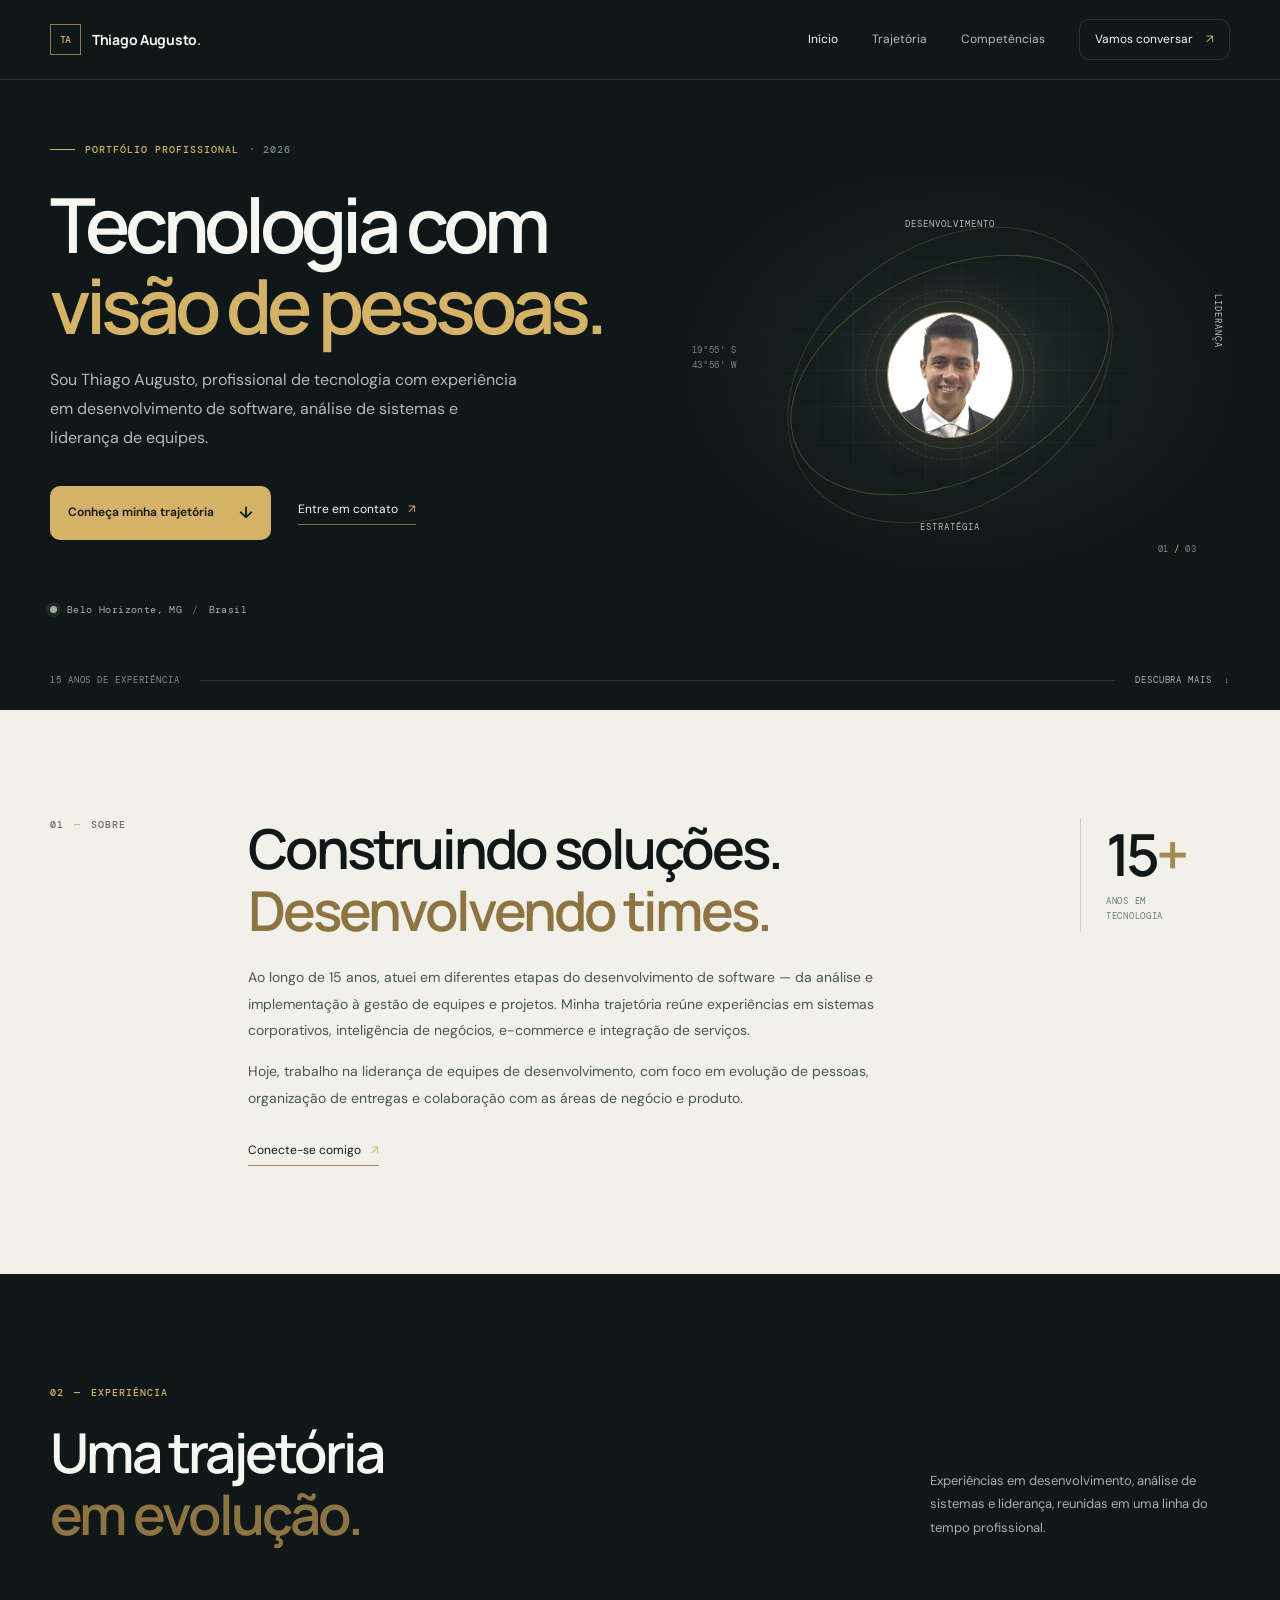
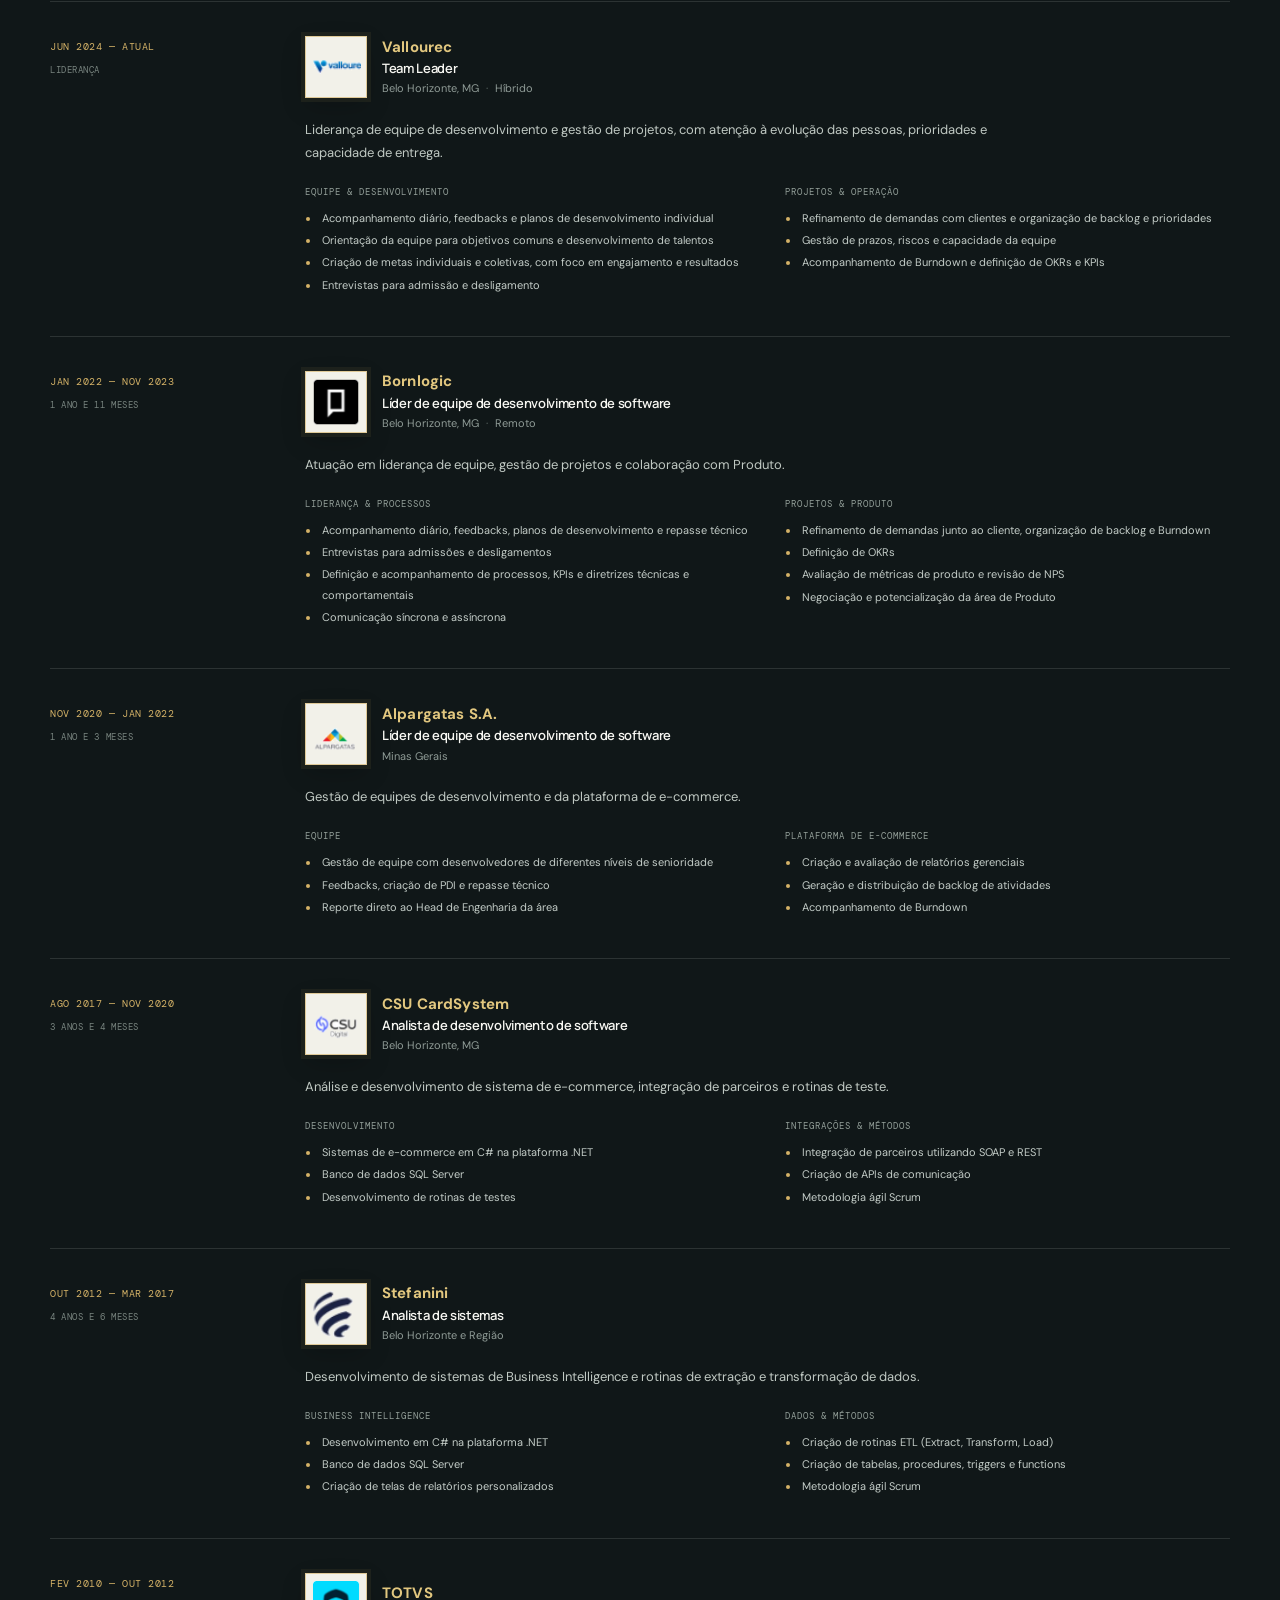
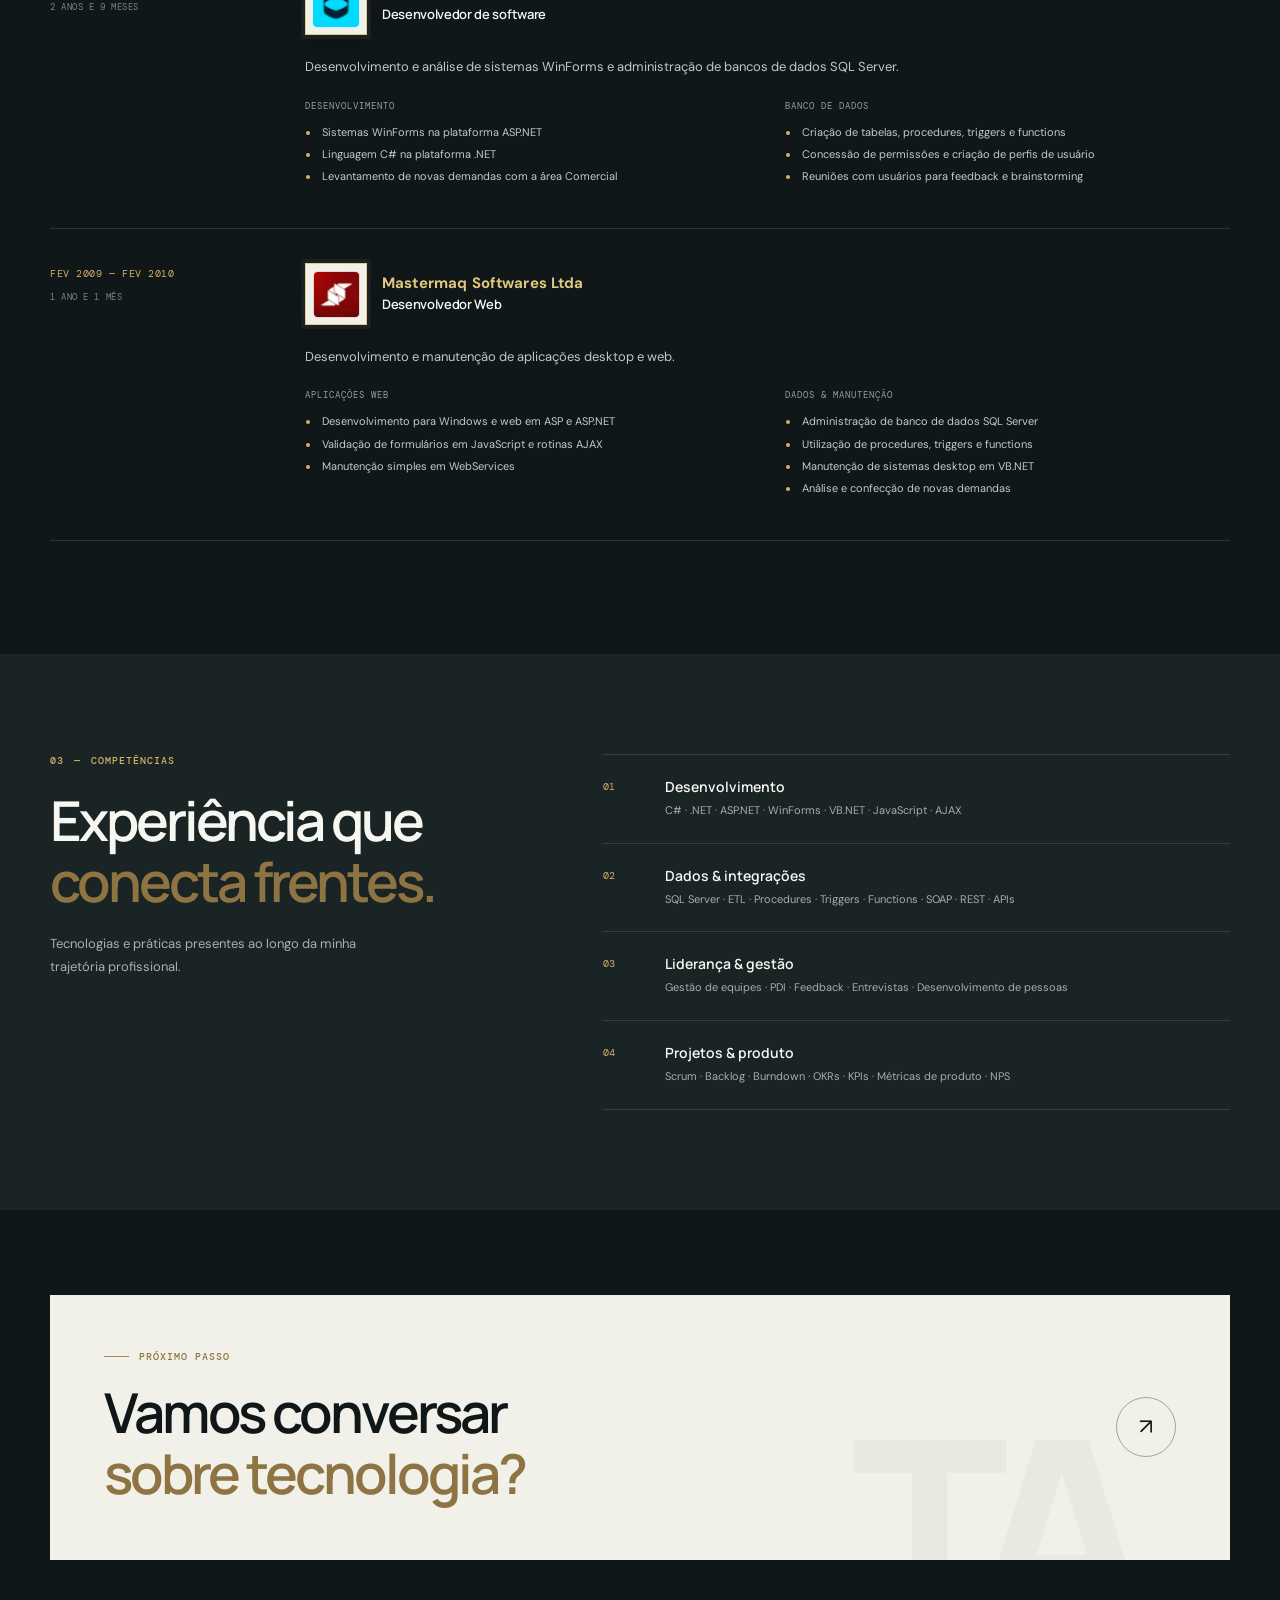
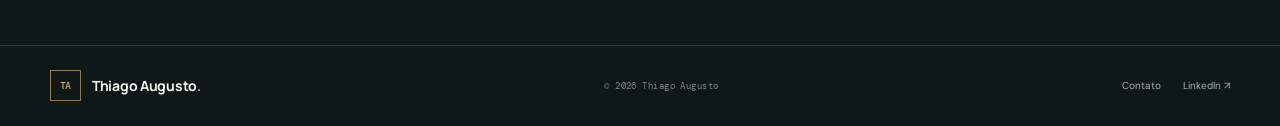
<file: index.html>
<!doctype html>
<html lang="pt-BR">
<head>
  <meta charset="utf-8">
  <meta name="viewport" content="width=device-width, initial-scale=1">
  <meta name="theme-color" content="#101718">
  <meta name="description" content="Portfólio profissional de Thiago Augusto: trajetória em desenvolvimento de software, análise de sistemas e liderança de equipes de tecnologia.">
  <title>Thiago Augusto — Tecnologia & liderança</title>
  <link rel="preconnect" href="https://fonts.googleapis.com">
  <link rel="preconnect" href="https://fonts.gstatic.com" crossorigin>
  <link href="https://fonts.googleapis.com/css2?family=DM+Mono:wght@400;500&family=DM+Sans:wght@400;500;600;700&family=Manrope:wght@400;500;600;700;800&display=swap" rel="stylesheet">
  <link rel="stylesheet" href="styles.css">
  <script src="script.js" defer></script>
</head>
<body>
  <header class="site-header">
    <a class="brand" href="index.html" aria-label="Thiago Augusto, início"><span class="brand-mark">TA</span><span>Thiago Augusto<span class="brand-dot">.</span></span></a>
    <button class="menu-toggle" type="button" aria-label="Abrir menu" aria-expanded="false" aria-controls="main-nav"><span></span><span></span></button>
    <nav class="main-nav" id="main-nav" aria-label="Navegação principal">
      <a class="nav-link active" href="index.html">Início</a>
      <a class="nav-link" href="#trajetoria">Trajetória</a>
      <a class="nav-link" href="#competencias">Competências</a>
      <a class="nav-cta" href="contato.html">Vamos conversar <span aria-hidden="true">↗</span></a>
    </nav>
  </header>

  <main>
    <section class="hero shell" id="inicio">
      <div class="hero-copy">
        <p class="eyebrow"><span class="eyebrow-line"></span> PORTFÓLIO PROFISSIONAL <span class="eyebrow-year">· 2026</span></p>
        <h1>Tecnologia com<br><span>visão de pessoas.</span></h1>
        <p class="hero-lead">Sou Thiago Augusto, profissional de tecnologia com experiência em desenvolvimento de software, análise de sistemas e liderança de equipes.</p>
        <div class="hero-actions">
          <a class="button button-primary" href="#trajetoria">Conheça minha trajetória <span aria-hidden="true">↓</span></a>
          <a class="text-link" href="contato.html">Entre em contato <span aria-hidden="true">↗</span></a>
        </div>
        <div class="hero-meta"><span class="status-dot"></span> Belo Horizonte, MG <span class="meta-divider">/</span> Brasil</div>
      </div>
      <div class="hero-visual" aria-label="Resumo da trajetória profissional">
        <div class="visual-grid"></div>
        <div class="orbit orbit-one"></div><div class="orbit orbit-two"></div>
        <div class="visual-core"><img src="assets/profile-thiago.jpg" alt="Thiago Augusto"></div>
        <span class="visual-label label-top">DESENVOLVIMENTO</span>
        <span class="visual-label label-right">LIDERANÇA</span>
        <span class="visual-label label-bottom">ESTRATÉGIA</span>
        <span class="visual-coord">19°55' S<br>43°56' W</span>
        <span class="visual-index">01 <span>/</span> 03</span>
      </div>
      <div class="hero-bottom"><span>15 ANOS DE EXPERIÊNCIA</span><span class="hero-bottom-line"></span><a href="#sobre">DESCUBRA MAIS <span aria-hidden="true">↓</span></a></div>
    </section>

    <section class="intro-section" id="sobre">
      <div class="shell intro-grid">
        <p class="section-index">01 <span>—</span> SOBRE</p>
        <div class="intro-content">
          <h2>Construindo soluções.<br><em>Desenvolvendo times.</em></h2>
          <p>Ao longo de 15 anos, atuei em diferentes etapas do desenvolvimento de software — da análise e implementação à gestão de equipes e projetos. Minha trajetória reúne experiências em sistemas corporativos, inteligência de negócios, e-commerce e integração de serviços.</p>
          <p>Hoje, trabalho na liderança de equipes de desenvolvimento, com foco em evolução de pessoas, organização de entregas e colaboração com as áreas de negócio e produto.</p>
          <a class="text-link" href="contato.html">Conecte-se comigo <span aria-hidden="true">↗</span></a>
        </div>
        <div class="intro-stat"><strong>15<span>+</span></strong><span>ANOS EM<br>TECNOLOGIA</span></div>
      </div>
    </section>

    <section class="career-section shell" id="trajetoria">
      <div class="section-heading">
        <div><p class="section-index">02 <span>—</span> EXPERIÊNCIA</p><h2>Uma trajetória<br><em>em evolução.</em></h2></div>
        <p class="section-description">Experiências em desenvolvimento, análise de sistemas e liderança, reunidas em uma linha do tempo profissional.</p>
      </div>
      <div class="career-list">
        <article class="career-item current">
          <div class="career-date"><span>JUN 2024 — ATUAL</span><span class="career-duration">LIDERANÇA</span></div>
          <div class="career-main"><div class="career-company"><span class="company-logo" aria-hidden="true"><img src="assets/companies/vallourec.png" alt=""></span><div><p class="company-line"><strong class="company-name">Vallourec</strong></p><h3>Team Leader</h3><p>Belo Horizonte, MG <span>·</span> Híbrido</p></div></div>
            <p class="career-summary">Liderança de equipe de desenvolvimento e gestão de projetos, com atenção à evolução das pessoas, prioridades e capacidade de entrega.</p>
            <div class="detail-grid"><div><h4>EQUIPE & DESENVOLVIMENTO</h4><ul><li>Acompanhamento diário, feedbacks e planos de desenvolvimento individual</li><li>Orientação da equipe para objetivos comuns e desenvolvimento de talentos</li><li>Criação de metas individuais e coletivas, com foco em engajamento e resultados</li><li>Entrevistas para admissão e desligamento</li></ul></div><div><h4>PROJETOS & OPERAÇÃO</h4><ul><li>Refinamento de demandas com clientes e organização de backlog e prioridades</li><li>Gestão de prazos, riscos e capacidade da equipe</li><li>Acompanhamento de Burndown e definição de OKRs e KPIs</li></ul></div></div>
          </div>
        </article>
        <article class="career-item">
          <div class="career-date"><span>JAN 2022 — NOV 2023</span><span class="career-duration">1 ANO E 11 MESES</span></div>
          <div class="career-main"><div class="career-company"><span class="company-logo" aria-hidden="true"><img src="assets/companies/bornlogic.png" alt=""></span><div><p class="company-line"><strong class="company-name">Bornlogic</strong></p><h3>Líder de equipe de desenvolvimento de software</h3><p>Belo Horizonte, MG <span>·</span> Remoto</p></div></div>
            <p class="career-summary">Atuação em liderança de equipe, gestão de projetos e colaboração com Produto.</p>
            <div class="detail-grid"><div><h4>LIDERANÇA & PROCESSOS</h4><ul><li>Acompanhamento diário, feedbacks, planos de desenvolvimento e repasse técnico</li><li>Entrevistas para admissões e desligamentos</li><li>Definição e acompanhamento de processos, KPIs e diretrizes técnicas e comportamentais</li><li>Comunicação síncrona e assíncrona</li></ul></div><div><h4>PROJETOS & PRODUTO</h4><ul><li>Refinamento de demandas junto ao cliente, organização de backlog e Burndown</li><li>Definição de OKRs</li><li>Avaliação de métricas de produto e revisão de NPS</li><li>Negociação e potencialização da área de Produto</li></ul></div></div>
          </div>
        </article>
        <article class="career-item">
          <div class="career-date"><span>NOV 2020 — JAN 2022</span><span class="career-duration">1 ANO E 3 MESES</span></div>
          <div class="career-main"><div class="career-company"><span class="company-logo" aria-hidden="true"><img src="assets/companies/alpargatas.png" alt=""></span><div><p class="company-line"><strong class="company-name">Alpargatas S.A.</strong></p><h3>Líder de equipe de desenvolvimento de software</h3><p>Minas Gerais</p></div></div>
            <p class="career-summary">Gestão de equipes de desenvolvimento e da plataforma de e-commerce.</p>
            <div class="detail-grid"><div><h4>EQUIPE</h4><ul><li>Gestão de equipe com desenvolvedores de diferentes níveis de senioridade</li><li>Feedbacks, criação de PDI e repasse técnico</li><li>Reporte direto ao Head de Engenharia da área</li></ul></div><div><h4>PLATAFORMA DE E-COMMERCE</h4><ul><li>Criação e avaliação de relatórios gerenciais</li><li>Geração e distribuição de backlog de atividades</li><li>Acompanhamento de Burndown</li></ul></div></div>
          </div>
        </article>
        <article class="career-item">
          <div class="career-date"><span>AGO 2017 — NOV 2020</span><span class="career-duration">3 ANOS E 4 MESES</span></div>
          <div class="career-main"><div class="career-company"><span class="company-logo" aria-hidden="true"><img src="assets/companies/csu.png" alt=""></span><div><p class="company-line"><strong class="company-name">CSU CardSystem</strong></p><h3>Analista de desenvolvimento de software</h3><p>Belo Horizonte, MG</p></div></div>
            <p class="career-summary">Análise e desenvolvimento de sistema de e-commerce, integração de parceiros e rotinas de teste.</p>
            <div class="detail-grid"><div><h4>DESENVOLVIMENTO</h4><ul><li>Sistemas de e-commerce em C# na plataforma .NET</li><li>Banco de dados SQL Server</li><li>Desenvolvimento de rotinas de testes</li></ul></div><div><h4>INTEGRAÇÕES & MÉTODOS</h4><ul><li>Integração de parceiros utilizando SOAP e REST</li><li>Criação de APIs de comunicação</li><li>Metodologia ágil Scrum</li></ul></div></div>
          </div>
        </article>
        <article class="career-item">
          <div class="career-date"><span>OUT 2012 — MAR 2017</span><span class="career-duration">4 ANOS E 6 MESES</span></div>
          <div class="career-main"><div class="career-company"><span class="company-logo" aria-hidden="true"><img src="assets/companies/stefanini.png" alt=""></span><div><p class="company-line"><strong class="company-name">Stefanini</strong></p><h3>Analista de sistemas</h3><p>Belo Horizonte e Região</p></div></div>
            <p class="career-summary">Desenvolvimento de sistemas de Business Intelligence e rotinas de extração e transformação de dados.</p>
            <div class="detail-grid"><div><h4>BUSINESS INTELLIGENCE</h4><ul><li>Desenvolvimento em C# na plataforma .NET</li><li>Banco de dados SQL Server</li><li>Criação de telas de relatórios personalizados</li></ul></div><div><h4>DADOS & MÉTODOS</h4><ul><li>Criação de rotinas ETL (Extract, Transform, Load)</li><li>Criação de tabelas, procedures, triggers e functions</li><li>Metodologia ágil Scrum</li></ul></div></div>
          </div>
        </article>
        <article class="career-item">
          <div class="career-date"><span>FEV 2010 — OUT 2012</span><span class="career-duration">2 ANOS E 9 MESES</span></div>
          <div class="career-main"><div class="career-company"><span class="company-logo" aria-hidden="true"><img src="assets/companies/totvs.png" alt=""></span><div><p class="company-line"><strong class="company-name">TOTVS</strong></p><h3>Desenvolvedor de software</h3></div></div>
            <p class="career-summary">Desenvolvimento e análise de sistemas WinForms e administração de bancos de dados SQL Server.</p>
            <div class="detail-grid"><div><h4>DESENVOLVIMENTO</h4><ul><li>Sistemas WinForms na plataforma ASP.NET</li><li>Linguagem C# na plataforma .NET</li><li>Levantamento de novas demandas com a área Comercial</li></ul></div><div><h4>BANCO DE DADOS</h4><ul><li>Criação de tabelas, procedures, triggers e functions</li><li>Concessão de permissões e criação de perfis de usuário</li><li>Reuniões com usuários para feedback e brainstorming</li></ul></div></div>
          </div>
        </article>
        <article class="career-item">
          <div class="career-date"><span>FEV 2009 — FEV 2010</span><span class="career-duration">1 ANO E 1 MÊS</span></div>
          <div class="career-main"><div class="career-company"><span class="company-logo" aria-hidden="true"><img src="assets/companies/mastermaq.png" alt=""></span><div><p class="company-line"><strong class="company-name">Mastermaq Softwares Ltda</strong></p><h3>Desenvolvedor Web</h3></div></div>
            <p class="career-summary">Desenvolvimento e manutenção de aplicações desktop e web.</p>
            <div class="detail-grid"><div><h4>APLICAÇÕES WEB</h4><ul><li>Desenvolvimento para Windows e web em ASP e ASP.NET</li><li>Validação de formulários em JavaScript e rotinas AJAX</li><li>Manutenção simples em WebServices</li></ul></div><div><h4>DADOS & MANUTENÇÃO</h4><ul><li>Administração de banco de dados SQL Server</li><li>Utilização de procedures, triggers e functions</li><li>Manutenção de sistemas desktop em VB.NET</li><li>Análise e confecção de novas demandas</li></ul></div></div>
          </div>
        </article>
      </div>
    </section>

    <section class="skills-section" id="competencias"><div class="shell skills-inner">
      <div><p class="section-index">03 <span>—</span> COMPETÊNCIAS</p><h2>Experiência que<br><em>conecta frentes.</em></h2><p class="skills-lead">Tecnologias e práticas presentes ao longo da minha trajetória profissional.</p></div>
      <div class="skills-groups">
        <div class="skill-group"><span class="skill-number">01</span><div><h3>Desenvolvimento</h3><p>C# · .NET · ASP.NET · WinForms · VB.NET · JavaScript · AJAX</p></div></div>
        <div class="skill-group"><span class="skill-number">02</span><div><h3>Dados & integrações</h3><p>SQL Server · ETL · Procedures · Triggers · Functions · SOAP · REST · APIs</p></div></div>
        <div class="skill-group"><span class="skill-number">03</span><div><h3>Liderança & gestão</h3><p>Gestão de equipes · PDI · Feedback · Entrevistas · Desenvolvimento de pessoas</p></div></div>
        <div class="skill-group"><span class="skill-number">04</span><div><h3>Projetos & produto</h3><p>Scrum · Backlog · Burndown · OKRs · KPIs · Métricas de produto · NPS</p></div></div>
      </div>
    </div></section>

    <section class="closing-section shell"><div class="closing-card"><div><p class="eyebrow"><span class="eyebrow-line"></span> PRÓXIMO PASSO</p><h2>Vamos conversar<br><em>sobre tecnologia?</em></h2></div><a class="round-link" href="contato.html" aria-label="Ir para página de contato"><span aria-hidden="true">↗</span></a><span class="closing-watermark">TA</span></div></section>
  </main>
  <footer class="site-footer"><div class="shell footer-inner"><a class="brand" href="index.html"><span class="brand-mark">TA</span><span>Thiago Augusto<span class="brand-dot">.</span></span></a><span class="footer-copy">© <span data-year>2026</span> Thiago Augusto</span><div class="footer-links"><a href="contato.html">Contato</a><a href="https://www.linkedin.com/in/thiago-augusto-aa160468/" target="_blank" rel="noreferrer">LinkedIn ↗</a></div></div></footer>
</body>
</html>
</file>
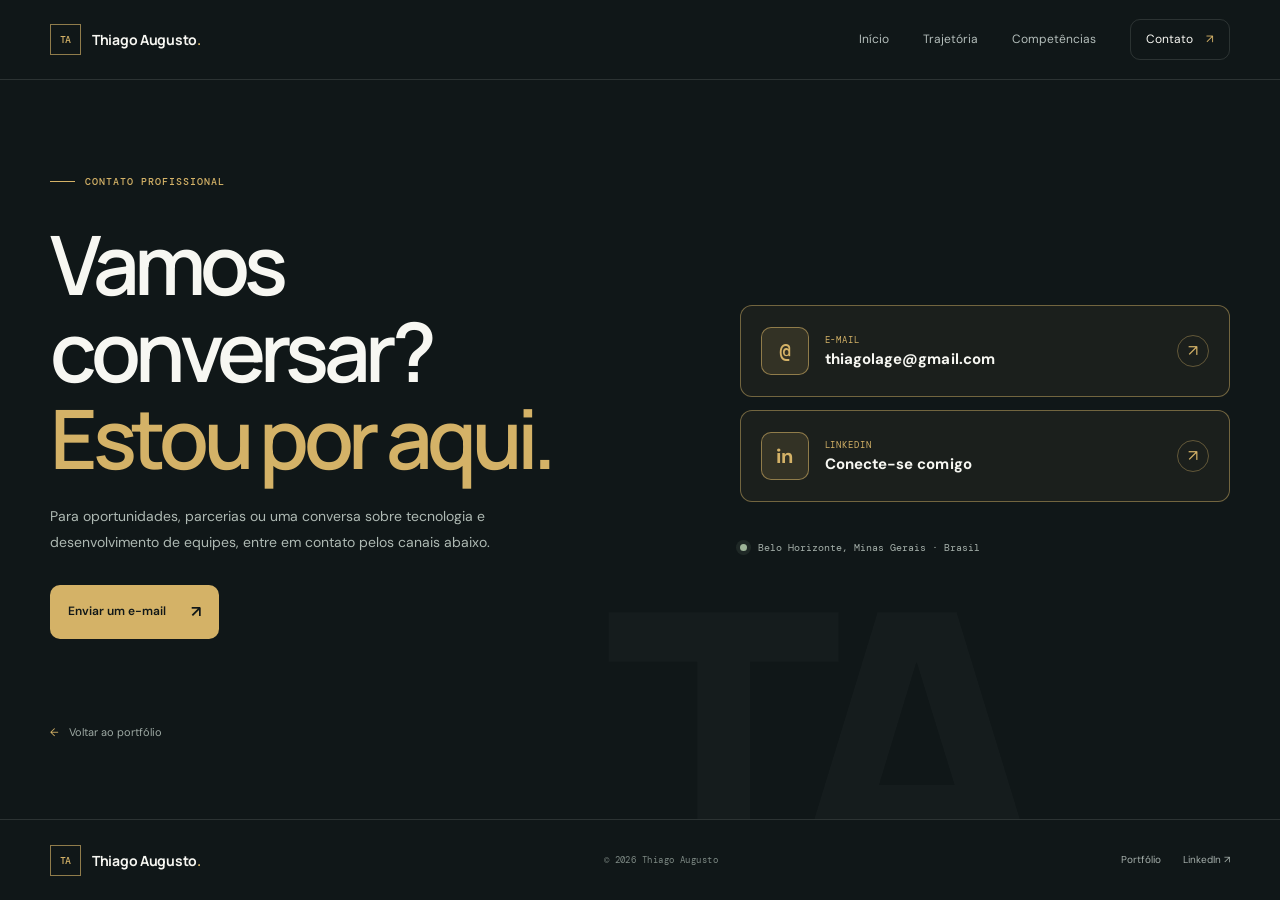
<file: contato.html>
<!doctype html>
<html lang="pt-BR">
<head>
  <meta charset="utf-8">
  <meta name="viewport" content="width=device-width, initial-scale=1">
  <meta name="theme-color" content="#101718">
  <meta name="description" content="Entre em contato profissional com Thiago Augusto por e-mail ou LinkedIn.">
  <title>Contato — Thiago Augusto</title>
  <link rel="preconnect" href="https://fonts.googleapis.com">
  <link rel="preconnect" href="https://fonts.gstatic.com" crossorigin>
  <link href="https://fonts.googleapis.com/css2?family=DM+Mono:wght@400;500&family=DM+Sans:wght@400;500;600;700&family=Manrope:wght@400;500;600;700;800&display=swap" rel="stylesheet">
  <link rel="stylesheet" href="styles.css">
  <script src="script.js" defer></script>
</head>
<body class="contact-page">
  <header class="site-header">
    <a class="brand" href="index.html" aria-label="Thiago Augusto, início"><span class="brand-mark">TA</span><span>Thiago Augusto<span class="brand-dot">.</span></span></a>
    <button class="menu-toggle" type="button" aria-label="Abrir menu" aria-expanded="false" aria-controls="main-nav"><span></span><span></span></button>
    <nav class="main-nav" id="main-nav" aria-label="Navegação principal"><a class="nav-link" href="index.html">Início</a><a class="nav-link" href="index.html#trajetoria">Trajetória</a><a class="nav-link" href="index.html#competencias">Competências</a><a class="nav-cta" href="contato.html" aria-current="page">Contato <span aria-hidden="true">↗</span></a></nav>
  </header>
  <main class="contact-main shell">
    <p class="eyebrow"><span class="eyebrow-line"></span> CONTATO PROFISSIONAL</p>
    <div class="contact-layout">
      <div class="contact-copy"><h1>Vamos conversar?<br><em>Estou por aqui.</em></h1><p>Para oportunidades, parcerias ou uma conversa sobre tecnologia e desenvolvimento de equipes, entre em contato pelos canais abaixo.</p><a class="button button-primary" href="mailto:thiagolage@gmail.com">Enviar um e-mail <span aria-hidden="true">↗</span></a></div>
      <div class="contact-options">
        <a class="contact-option" href="mailto:thiagolage@gmail.com"><span class="contact-option-icon" aria-hidden="true">@</span><span><small>E-MAIL</small><strong>thiagolage@gmail.com</strong></span><span class="contact-arrow" aria-hidden="true">↗</span></a>
        <a class="contact-option" href="https://www.linkedin.com/in/thiago-augusto-aa160468/" target="_blank" rel="noreferrer"><span class="contact-option-icon linkedin-icon" aria-hidden="true">in</span><span><small>LINKEDIN</small><strong>Conecte-se comigo</strong></span><span class="contact-arrow" aria-hidden="true">↗</span></a>
        <div class="contact-location"><span class="status-dot"></span> Belo Horizonte, Minas Gerais · Brasil</div>
      </div>
    </div>
    <a class="back-link" href="index.html"><span aria-hidden="true">←</span> Voltar ao portfólio</a>
    <div class="contact-watermark" aria-hidden="true">TA</div>
  </main>
  <footer class="site-footer"><div class="shell footer-inner"><a class="brand" href="index.html"><span class="brand-mark">TA</span><span>Thiago Augusto<span class="brand-dot">.</span></span></a><span class="footer-copy">© <span data-year>2026</span> Thiago Augusto</span><div class="footer-links"><a href="index.html">Portfólio</a><a href="https://www.linkedin.com/in/thiago-augusto-aa160468/" target="_blank" rel="noreferrer">LinkedIn ↗</a></div></div></footer>
</body>
</html>
</file>
<file: styles.css>
:root{--ink:#101718;--ink-2:#172021;--ink-3:#202a2b;--paper:#f1f0e9;--white:#f7f7f2;--muted:#a6b0ac;--muted-dark:#596360;--line:rgba(231,237,227,.13);--line-dark:rgba(16,23,24,.15);--accent:#d4b267;--accent-bright:#e2c77f;--sans:"DM Sans",Arial,sans-serif;--display:Manrope,"DM Sans",Arial,sans-serif;--mono:"DM Mono",monospace}*{box-sizing:border-box}html{scroll-behavior:smooth;scroll-padding-top:90px}body{margin:0;background:var(--ink);color:var(--white);font-family:var(--sans);font-size:15px;line-height:1.65;-webkit-font-smoothing:antialiased}a{color:inherit;text-decoration:none}.shell{width:min(1180px,calc(100% - 64px));margin-inline:auto}.site-header{height:80px;padding:0 max(32px,calc((100% - 1180px)/2));display:flex;align-items:center;justify-content:space-between;border-bottom:1px solid var(--line);position:relative;z-index:5;background:var(--ink)}.brand{display:inline-flex;align-items:center;gap:11px;font:700 14px var(--display);letter-spacing:-.02em}.brand-mark{width:31px;height:31px;display:grid;place-items:center;border:1px solid rgba(212,178,103,.65);color:var(--accent);font:500 10px var(--mono);letter-spacing:-.08em}.brand-dot{color:var(--accent)}.main-nav{display:flex;align-items:center;gap:34px;font-size:12px}.nav-link{color:#b3bdba;transition:color .2s}.nav-link:hover,.nav-link.active{color:var(--white)}.nav-cta{padding:10px 15px;border:1px solid var(--line);transition:border-color .2s,color .2s}.nav-cta:hover{border-color:var(--accent);color:var(--accent-bright)}.nav-cta span{color:var(--accent);margin-left:10px}.menu-toggle{display:none}.hero{min-height:630px;position:relative;display:grid;grid-template-columns:1.05fr .95fr;align-items:center;padding-top:55px;padding-bottom:86px}.hero-copy{position:relative;z-index:1}.eyebrow,.section-index{font:500 10px var(--mono);letter-spacing:.1em;color:var(--accent);display:flex;align-items:center;gap:10px;margin:0}.eyebrow-line{height:1px;width:25px;background:var(--accent);display:inline-block}.eyebrow-year{color:#7c8985}.hero h1,.contact-copy h1{font:600 clamp(48px,6vw,76px)/1.06 var(--display);letter-spacing:-.065em;margin:28px 0 21px}.hero h1 span,.contact-copy h1 em{color:var(--accent);font-style:normal}.hero-lead{max-width:470px;color:#b1bcb7;font-size:16px;line-height:1.8;margin:0}.hero-actions{display:flex;align-items:center;gap:27px;margin-top:33px}.button{display:inline-flex;align-items:center;gap:25px;padding:14px 18px;font-size:12px;font-weight:600;transition:background .2s,transform .2s}.button:hover{transform:translateY(-2px)}.button-primary{background:var(--accent);color:var(--ink)}.button-primary:hover{background:var(--accent-bright)}.button span{font-size:16px}.text-link{color:var(--white);font-size:12px;border-bottom:1px solid rgba(212,178,103,.55);padding-bottom:4px}.text-link span{color:var(--accent);margin-left:7px}.hero-meta{margin-top:63px;color:#a6b0ac;font:10px var(--mono);letter-spacing:.04em;display:flex;align-items:center;gap:10px}.status-dot{width:7px;height:7px;border-radius:50%;background:#9db498;display:inline-block;box-shadow:0 0 0 4px rgba(157,180,152,.11)}.meta-divider{color:#62706b}.hero-visual{height:405px;position:relative;overflow:hidden;background:radial-gradient(ellipse at 52% 47%,#273331 0,rgba(26,37,37,.4) 37%,transparent 70%)}.visual-grid{position:absolute;inset:12% 7%;background-image:linear-gradient(rgba(215,225,216,.055) 1px,transparent 1px),linear-gradient(90deg,rgba(215,225,216,.055) 1px,transparent 1px);background-size:36px 36px;mask-image:radial-gradient(ellipse at center,#000 20%,transparent 74%)}.orbit{position:absolute;border:1px solid rgba(212,178,103,.28);border-radius:50%;left:50%;top:49%;transform:translate(-50%,-50%) rotate(-26deg)}.orbit-one{width:340px;height:210px}.orbit-two{width:260px;height:355px;transform:translate(-50%,-50%) rotate(54deg);border-color:rgba(212,178,103,.19)}.visual-core{width:126px;height:126px;border:1px solid rgba(212,178,103,.7);border-radius:50%;position:absolute;left:50%;top:49%;transform:translate(-50%,-50%);display:grid;place-items:center;overflow:visible;background:#202929;box-shadow:0 0 55px rgba(212,178,103,.16)}.visual-core img{width:100%;height:100%;display:block;object-fit:cover;object-position:center 25%;border-radius:50%;filter:saturate(.88)}.visual-core:before,.visual-core:after{content:"";position:absolute;border:1px solid rgba(212,178,103,.18);border-radius:50%;inset:-12px}.visual-core:after{inset:-23px;border-style:dashed}.visual-core i{position:absolute;width:5px;height:5px;border-radius:50%;background:var(--accent);top:3px;right:20px;box-shadow:0 0 12px var(--accent)}.visual-label{position:absolute;color:#b5bfba;font:9px var(--mono);letter-spacing:.11em}.label-top{top:10%;left:50%;transform:translateX(-50%)}.label-right{right:1%;top:49%;transform:rotate(90deg) translateX(-50%);transform-origin:right top}.label-bottom{bottom:12%;left:50%;transform:translateX(-50%)}.visual-coord,.visual-index{position:absolute;color:#78847f;font:9px/1.7 var(--mono);letter-spacing:.06em}.visual-coord{left:4%;top:41%}.visual-index{right:6%;bottom:6%}.visual-index span{color:var(--accent)}.hero-bottom{position:absolute;left:0;right:0;bottom:24px;display:flex;align-items:center;gap:20px;color:#83908b;font:9px var(--mono);letter-spacing:.1em}.hero-bottom-line{height:1px;background:var(--line);flex:1}.hero-bottom a{color:#adb7b1}.hero-bottom a span{color:var(--accent);margin-left:6px}.intro-section{background:var(--paper);color:var(--ink);padding:108px 0}.intro-grid{display:grid;grid-template-columns:150px 1fr 150px;gap:48px;align-items:start}.intro-section .section-index{color:#6e6a5f}.intro-section .section-index span{color:var(--accent)}.intro-content h2,.section-heading h2,.skills-inner h2,.closing-card h2{font:600 clamp(35px,4.3vw,55px)/1.12 var(--display);letter-spacing:-.055em;margin:0 0 23px}.intro-content h2 em,.section-heading h2 em,.skills-inner h2 em,.closing-card h2 em{font-style:normal;color:#8e7442}.intro-content p{max-width:640px;color:#4b5551;font-size:14px;line-height:1.9;margin:0 0 14px}.intro-content .text-link{display:inline-block;color:var(--ink);margin-top:16px;border-color:#a58b57}.intro-stat{border-left:1px solid var(--line-dark);padding:8px 0 8px 25px;display:flex;flex-direction:column}.intro-stat strong{font:600 58px/.95 var(--display);letter-spacing:-.07em}.intro-stat strong span{color:#a48950}.intro-stat>span{font:9px/1.65 var(--mono);letter-spacing:.08em;color:#707b75;margin-top:13px}.career-section{padding-top:112px;padding-bottom:113px}.section-heading{display:flex;justify-content:space-between;align-items:end;margin-bottom:56px}.section-heading .section-index,.skills-inner .section-index{margin-bottom:23px}.section-heading h2,.skills-inner h2{margin:0}.section-description{max-width:300px;color:#a7b1ac;font-size:13px;line-height:1.8;margin:0 0 6px}.career-list{border-top:1px solid var(--line)}.career-item{display:grid;grid-template-columns:225px 1fr;gap:30px;padding:34px 0 39px;border-bottom:1px solid var(--line)}.career-date{display:flex;flex-direction:column;gap:11px;padding-top:4px;color:var(--accent);font:10px var(--mono);letter-spacing:.055em}.career-duration{color:#78847f;font-size:9px}.career-company{display:flex;gap:15px;align-items:center}.company-logo{width:62px;height:62px;padding:5px;display:grid;place-items:center;flex:0 0 auto;border:1px solid rgba(212,178,103,.62);background:#f2f1e9;box-shadow:0 0 0 4px rgba(212,178,103,.07),0 9px 24px rgba(0,0,0,.18)}.company-logo img{display:block;width:100%;height:100%;object-fit:contain}.career-company h3{margin:0;font:600 17px/1.4 var(--display);letter-spacing:-.025em}.career-company p{margin:3px 0 0;color:#8f9b96;font-size:11px}.career-company p span{color:#62706b;margin-inline:4px}.career-summary{color:#c0c9c3;font-size:13px;line-height:1.75;margin:21px 0 21px;max-width:720px}.detail-grid{display:grid;grid-template-columns:1fr 1fr;gap:35px}.detail-grid h4{color:#94a09a;font:9px var(--mono);letter-spacing:.11em;margin:0 0 10px}.detail-grid ul{padding:0 0 0 15px;margin:0;color:#c3ccc7;font-size:11px;line-height:1.85}.detail-grid li{padding-left:2px;margin:2px 0}.detail-grid li::marker{color:var(--accent)}.skills-section{background:#1a2424;padding:100px 0}.skills-inner{display:grid;grid-template-columns:.85fr 1.15fr;gap:90px}.skills-inner h2{margin-bottom:19px}.skills-lead{font-size:13px;line-height:1.8;color:#a7b1ac;max-width:315px}.skills-groups{border-top:1px solid var(--line)}.skill-group{display:grid;grid-template-columns:48px 1fr;gap:14px;padding:22px 0;border-bottom:1px solid var(--line)}.skill-number{font:10px var(--mono);color:var(--accent);padding-top:3px}.skill-group h3{font:600 14px var(--display);margin:0 0 5px}.skill-group p{font-size:11px;line-height:1.8;color:#a4afaa;margin:0}.closing-section{padding-top:85px;padding-bottom:85px}.closing-card{min-height:265px;background:var(--paper);color:var(--ink);padding:45px 54px;display:flex;align-items:center;justify-content:space-between;position:relative;overflow:hidden}.closing-card .eyebrow{color:#8e7442;margin-bottom:19px}.closing-card .eyebrow-line{background:#a58b57}.closing-card h2{position:relative;z-index:1;margin:0}.round-link{width:60px;height:60px;display:grid;place-items:center;border:1px solid rgba(16,23,24,.34);border-radius:50%;font-size:22px;position:relative;z-index:1;transition:background .2s,color .2s}.round-link:hover{background:var(--ink);color:var(--paper)}.closing-watermark{position:absolute;right:110px;bottom:-85px;font:800 260px/.9 var(--display);color:rgba(16,23,24,.035);letter-spacing:-.12em}.site-footer{border-top:1px solid var(--line)}.footer-inner{min-height:80px;display:flex;align-items:center;justify-content:space-between}.footer-copy{font:9px var(--mono);color:#7e8a85;letter-spacing:.05em}.footer-links{display:flex;gap:22px;font-size:10px;color:#a6b0ac}.footer-links a:hover{color:var(--accent)}.contact-page{min-height:100vh;display:flex;flex-direction:column}.contact-main{flex:1;position:relative;overflow:hidden;padding-top:95px;padding-bottom:70px}.contact-main>.eyebrow{margin-bottom:33px}.contact-layout{display:grid;grid-template-columns:1.1fr .9fr;gap:90px;align-items:center;position:relative;z-index:1}.contact-copy h1{font-size:clamp(51px,7vw,82px);margin:0 0 22px}.contact-copy p{color:#aeb9b3;max-width:440px;font-size:14px;line-height:1.85;margin:0 0 29px}.contact-options{border-top:1px solid var(--line)}.contact-option{display:flex;align-items:center;gap:16px;padding:23px 0;border-bottom:1px solid var(--line);transition:padding .2s}.contact-option:hover{padding-left:7px}.contact-option-icon{width:40px;height:40px;border:1px solid rgba(212,178,103,.4);display:grid;place-items:center;color:var(--accent);font:500 17px var(--mono)}.linkedin-icon{font:700 13px var(--sans)}.contact-option>span:nth-child(2){display:flex;flex-direction:column;gap:3px;flex:1}.contact-option small{font:9px var(--mono);letter-spacing:.1em;color:#87938d}.contact-option strong{font:500 13px var(--sans);color:var(--white)}.contact-arrow{color:var(--accent);font-size:16px}.contact-location{display:flex;align-items:center;gap:11px;margin-top:26px;color:#a5b0aa;font:10px var(--mono)}.contact-watermark{position:absolute;bottom:-100px;left:47%;font:800 390px/.9 var(--display);letter-spacing:-.13em;color:rgba(230,237,226,.018);pointer-events:none}.back-link{position:relative;z-index:1;display:inline-flex;gap:10px;margin-top:84px;color:#9ca8a2;font-size:11px}.back-link:hover{color:var(--accent)}.back-link span{color:var(--accent)}@media(max-width:850px){.shell{width:min(100% - 44px,680px)}.site-header{padding-inline:22px}.main-nav{gap:20px}.hero{min-height:auto;grid-template-columns:1fr;padding-top:80px;padding-bottom:80px}.hero-copy{max-width:620px}.hero-visual{position:absolute;right:0;top:75px;width:48%;height:340px;opacity:.72}.hero-copy{z-index:1}.hero-bottom{bottom:24px}.intro-grid{grid-template-columns:1fr 120px;gap:28px}.intro-grid>.section-index{grid-column:1/-1}.intro-stat{grid-column:2;grid-row:2}.intro-content{grid-column:1;grid-row:2}.career-item{grid-template-columns:175px 1fr;gap:20px}.detail-grid{gap:20px}.skills-inner{gap:45px}.contact-layout{gap:45px}}@media(max-width:620px){.shell{width:calc(100% - 40px)}.site-header{height:68px;padding-inline:20px}.menu-toggle{width:38px;height:38px;border:1px solid var(--line);background:transparent;display:flex;flex-direction:column;justify-content:center;align-items:center;gap:5px}.menu-toggle span{width:15px;height:1px;background:var(--white)}.main-nav{display:none;position:absolute;top:67px;left:0;right:0;padding:20px;background:var(--ink-2);border-bottom:1px solid var(--line);align-items:stretch;gap:0;flex-direction:column}.main-nav.open{display:flex}.main-nav a{padding:13px 8px}.main-nav .nav-cta{margin-top:9px}.hero{padding-top:68px;padding-bottom:85px}.hero h1{font-size:54px;margin-top:24px}.hero-visual{right:-60px;top:45px;width:70%;height:300px;opacity:.38}.hero-lead{max-width:390px;font-size:14px}.hero-actions{gap:19px;flex-wrap:wrap}.hero-meta{margin-top:41px}.hero-bottom{font-size:8px;gap:12px}.hero-bottom-line{min-width:25px}.intro-section{padding:75px 0}.intro-grid{display:flex;flex-direction:column;gap:28px}.intro-content h2,.section-heading h2,.skills-inner h2,.closing-card h2{font-size:39px}.intro-stat{border-left:none;border-top:1px solid var(--line-dark);padding:18px 0 0;flex-direction:row;align-items:center;gap:17px}.intro-stat strong{font-size:46px}.intro-stat>span{margin:0}.career-section{padding-top:76px;padding-bottom:75px}.section-heading{display:block;margin-bottom:37px}.section-description{margin-top:20px}.career-item{display:block;padding:27px 0 30px}.career-date{flex-direction:row;justify-content:space-between;margin-bottom:18px}.career-company{align-items:flex-start}.career-company h3{font-size:15px}.career-summary{font-size:12px;margin:17px 0}.detail-grid{grid-template-columns:1fr;gap:17px}.detail-grid ul{font-size:11px}.skills-section{padding:75px 0}.skills-inner{grid-template-columns:1fr;gap:32px}.skill-group{grid-template-columns:35px 1fr}.closing-section{padding-top:55px;padding-bottom:55px}.closing-card{padding:32px 25px;min-height:235px}.closing-card h2{font-size:35px}.round-link{width:48px;height:48px;flex:0 0 auto}.closing-watermark{right:38px;font-size:200px}.footer-inner{padding:20px 0;min-height:100px;flex-wrap:wrap;gap:17px}.footer-copy{order:3;width:100%}.footer-links{gap:13px}.contact-main{padding-top:65px;padding-bottom:45px}.contact-main>.eyebrow{margin-bottom:27px}.contact-layout{grid-template-columns:1fr;gap:46px}.contact-copy h1{font-size:59px}.contact-copy p{font-size:13px}.back-link{margin-top:53px}.contact-watermark{font-size:250px;left:20%;bottom:0}}@media(prefers-reduced-motion:reduce){html{scroll-behavior:auto}*,*:before,*:after{transition:none!important}}
.career-company .company-line{margin:0 0 2px;font-size:14px;line-height:1.3}.career-company .company-name{font-size:15px;font-weight:700;color:var(--accent-bright);letter-spacing:.01em}.career-company h3{font-size:13px;line-height:1.4}.career-company p:not(.company-line){margin:3px 0 0;font-size:11px;line-height:1.5}
@media(max-width:620px){.career-company h3{font-size:13px}.career-company .company-name{font-size:14px}}
@media(max-width:380px){.career-company h3{font-size:12px}.career-company .company-name{font-size:13px}}
.button,.nav-cta,.menu-toggle{border-radius:10px}
.contact-options{display:grid;gap:13px;border-top:0}.contact-option{gap:16px;padding:21px 20px;border:1px solid rgba(212,178,103,.48);border-radius:12px;background:rgba(212,178,103,.055);transition:transform .22s ease,border-color .22s ease,background .22s ease,box-shadow .22s ease}
.contact-option:hover{transform:translateY(-3px);border-color:var(--accent-bright);background:rgba(212,178,103,.11);box-shadow:0 12px 28px rgba(0,0,0,.18)}
.contact-option-icon{width:48px;height:48px;border-radius:10px;background:rgba(212,178,103,.13);border-color:rgba(212,178,103,.58);font-size:20px}
.contact-option strong{font-size:15px;font-weight:700;letter-spacing:.005em}.contact-option small{color:var(--accent);font-size:9px}
.contact-arrow{width:32px;height:32px;display:grid;place-items:center;border:1px solid rgba(212,178,103,.38);border-radius:50%;transition:transform .22s ease,background .22s ease}.contact-option:hover .contact-arrow{transform:translate(2px,-2px);background:rgba(212,178,103,.13)}
@media(max-width:620px){.contact-copy h1{font-size:clamp(42px,11.5vw,58px)}.contact-option{padding:18px 15px;gap:12px}.contact-option strong{font-size:14px}}
@media(max-width:380px){.contact-option-icon{width:42px;height:42px}.contact-option strong{font-size:12px}.contact-option{gap:10px;padding:16px 12px}}
</file>
